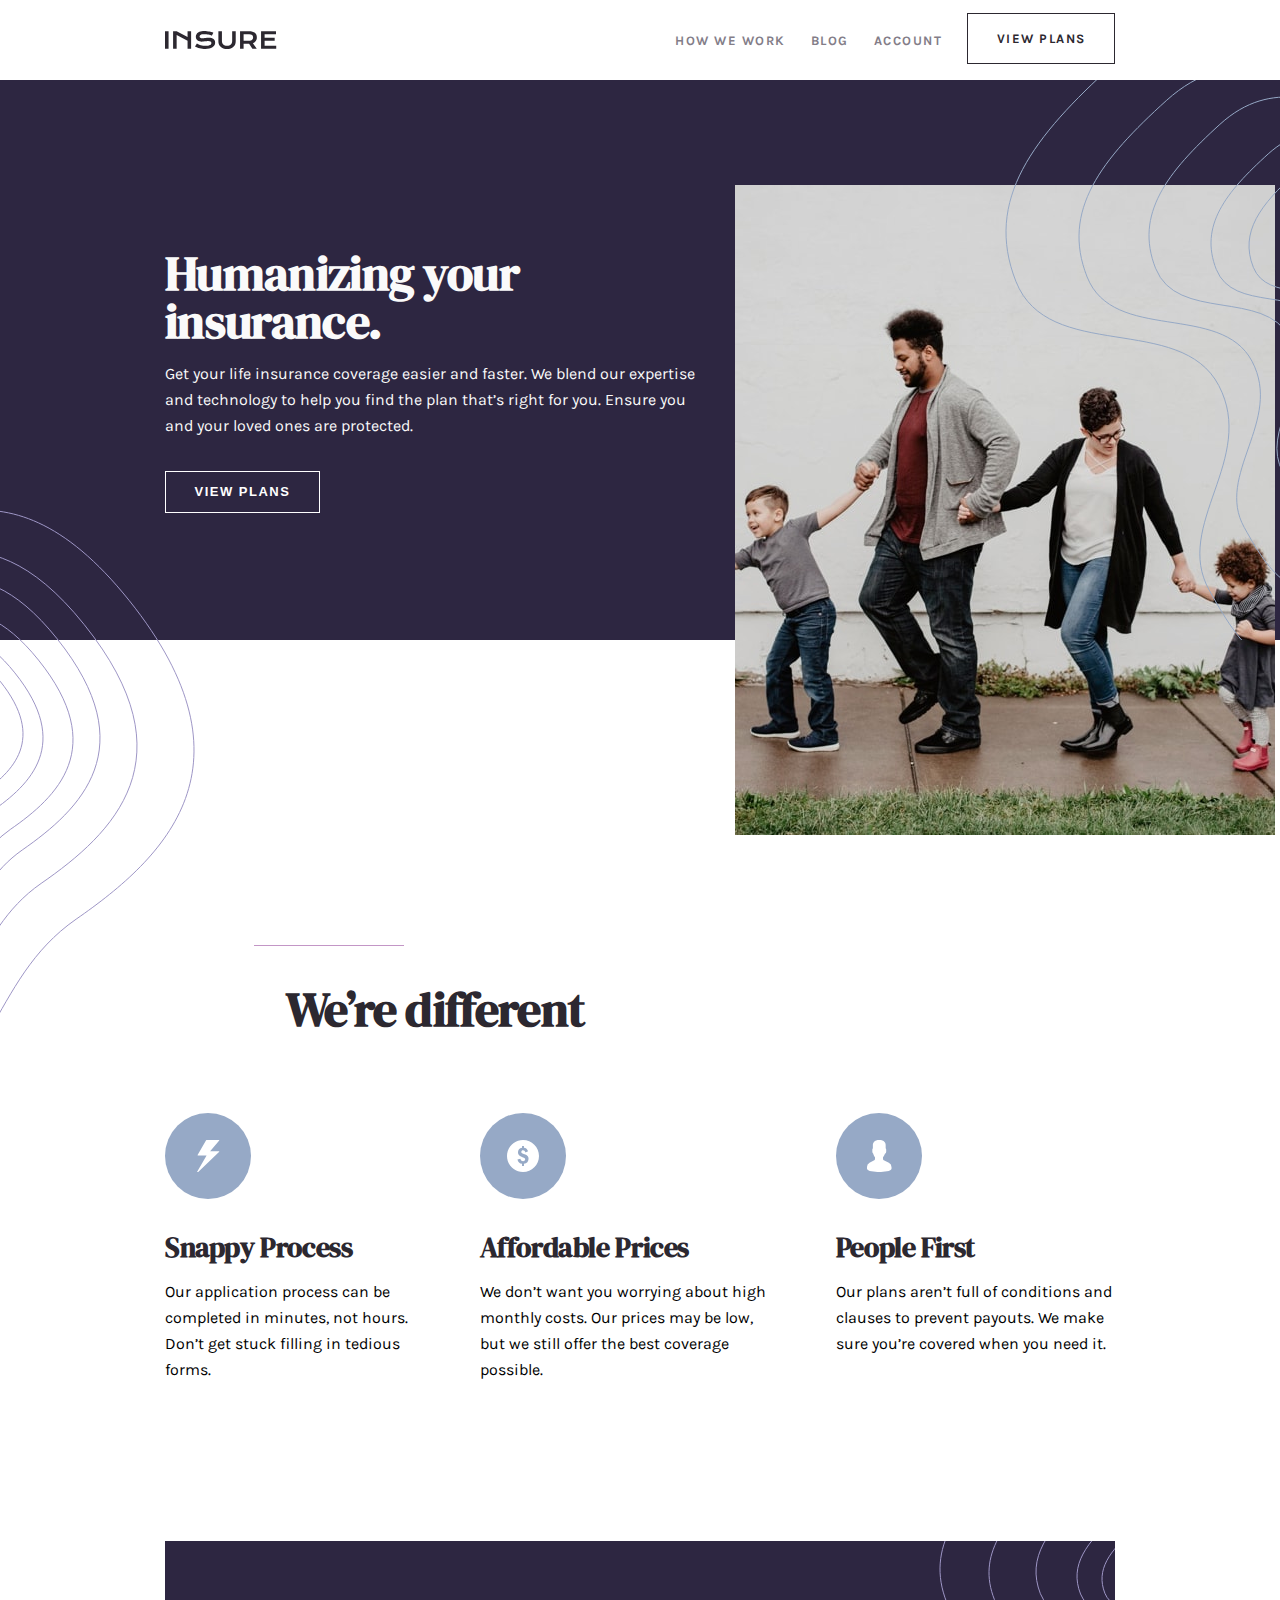
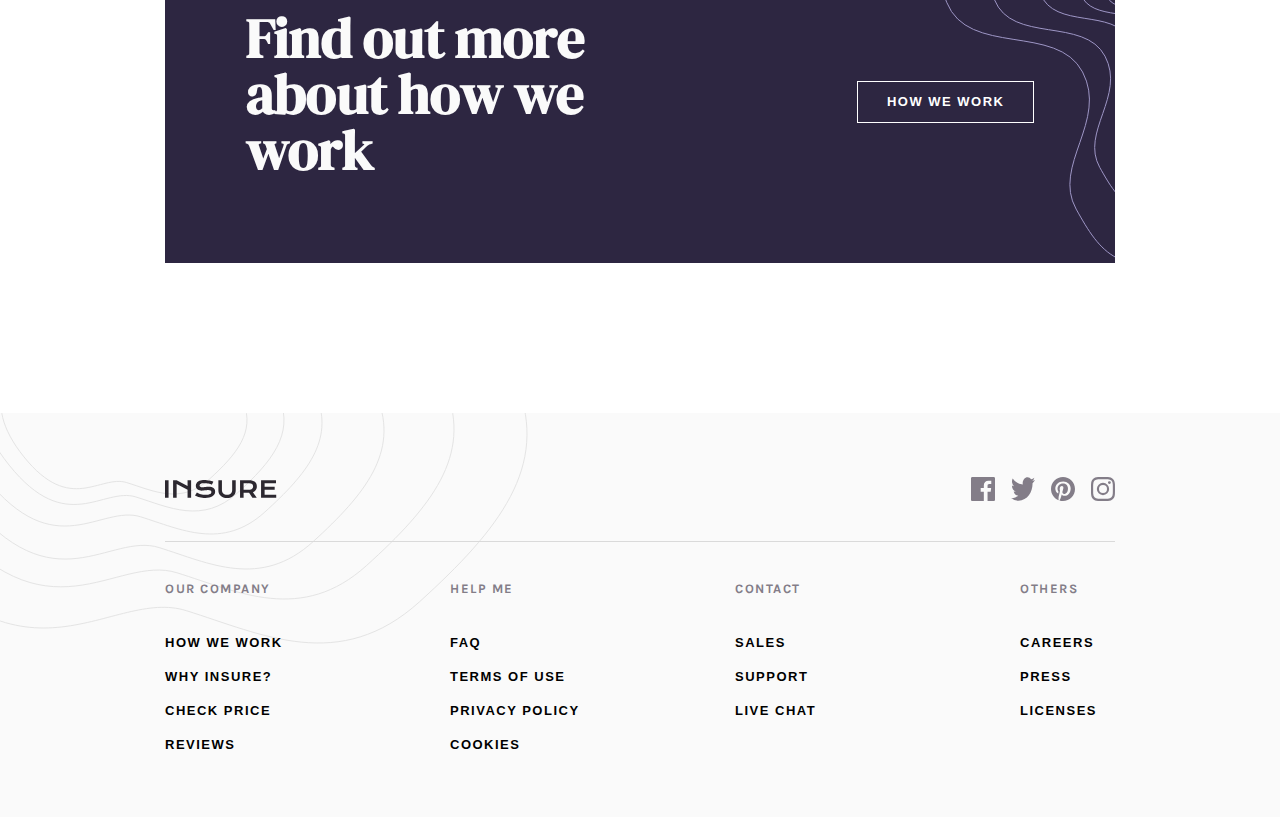
<file: docs/index.html>
<!DOCTYPE html><html lang="en"><head><meta charset="UTF-8"><link rel="shortcut icon" href="./assets/favicon-32x32-DQjEQYWa.png" type="image/png"><link rel="icon" type="image/svg+xml" href=""><meta name="viewport" content="width=device-width,initial-scale=1"><link rel="preconnect" href="https://fonts.googleapis.com"><link rel="preconnect" href="https://fonts.gstatic.com" crossorigin><link href="https://fonts.googleapis.com/css2?family=DM+Serif+Display&family=Karla:ital,wght@0,200..800;1,200..800&display=swap" rel="stylesheet"><title>Vite Template</title><script type="module" crossorigin src="./assets/index-CY-RxNAy.js"></script><link rel="stylesheet" crossorigin href="./assets/index-DLTjR3un.css"></head><body><header class="header"><div class="top-bar"><img src="data:image/svg+xml,%3csvg%20xmlns='http://www.w3.org/2000/svg'%20width='112'%20height='18'%3e%3cpath%20fill='%232C2830'%20d='M0%20.224h3.578v17.53H0V.223zm8.086%200h3.555l10.923%205.72V.224h3.556v17.53h-3.556V9.711L11.641%204.026v13.727H8.086V.224zm23.81%2012.314c.635.36%201.28.683%201.934.97.654.288%201.333.531%202.035.73.703.198%201.442.349%202.215.454.774.104%201.599.157%202.473.157%201.054%200%201.952-.07%202.692-.208.74-.138%201.344-.329%201.811-.572.467-.243.808-.533%201.02-.869.214-.336.32-.703.32-1.1%200-.635-.265-1.137-.796-1.507-.53-.37-1.35-.556-2.456-.556-.486%200-.998.032-1.537.096l-.811.1-.82.107a97.03%2097.03%200%2001-1.626.208c-.535.063-1.038.095-1.509.095-.785%200-1.538-.1-2.26-.303a5.98%205.98%200%2001-1.917-.908%204.5%204.5%200%2001-1.33-1.514c-.328-.606-.493-1.312-.493-2.12%200-.478.066-.953.196-1.424.131-.471.34-.922.628-1.352.288-.43.66-.83%201.116-1.2a6.682%206.682%200%20011.655-.958c.646-.27%201.394-.48%202.243-.634.848-.153%201.814-.23%202.899-.23.785%200%201.573.043%202.366.129.792.086%201.564.207%202.316.364.751.157%201.475.346%202.17.567.695.22%201.342.465%201.94.734l-1.559%202.871a16.689%2016.689%200%2000-1.592-.6%2018.789%2018.789%200%2000-1.783-.476%2020.428%2020.428%200%2000-1.924-.32%2017.169%2017.169%200%2000-2.024-.118c-.98%200-1.785.071-2.417.213-.632.143-1.135.324-1.508.544-.374.221-.634.468-.78.74a1.714%201.714%200%2000-.219.814c0%20.523.236.951.707%201.284.471.333%201.189.499%202.153.499.39%200%20.836-.028%201.34-.084l.777-.089.816-.096a72.218%2072.218%200%20011.705-.185c.58-.056%201.142-.084%201.688-.084%201.031%200%201.945.115%202.742.347.796.232%201.463.563%202.001.993.539.43.946.95%201.223%201.559.277.609.415%201.291.415%202.046%200%201.01-.234%201.909-.701%202.698-.467.788-1.133%201.454-1.996%201.996-.864.542-1.905.953-3.124%201.233-1.218.28-2.575.421-4.07.421-.988%200-1.952-.062-2.894-.185a21.57%2021.57%200%2001-2.709-.527%2020.3%2020.3%200%2001-2.467-.819A17.998%2017.998%200%200130%2015.421l1.895-2.883zM53.382.224h3.555V9.88c0%20.793.109%201.498.326%202.114.216.617.54%201.139.97%201.565.43.426.962.75%201.598.97.635.22%201.375.33%202.22.33.838%200%201.576-.11%202.215-.33.64-.22%201.174-.544%201.604-.97.43-.426.753-.948.97-1.565.217-.616.325-1.321.325-2.114V.224h3.555v10.083c0%201.15-.194%202.198-.583%203.14a6.668%206.668%200%2001-1.693%202.422c-.74.673-1.647%201.193-2.72%201.559-1.073.366-2.297.55-3.673.55-1.375%200-2.6-.184-3.673-.55-1.072-.366-1.979-.886-2.72-1.559a6.668%206.668%200%2001-1.693-2.422c-.388-.942-.583-1.99-.583-3.14V.224zm21.667%200h8.916c1.346%200%202.513.14%203.5.42.986.281%201.805.687%202.455%201.218a4.907%204.907%200%20011.453%201.94c.318.762.476%201.626.476%202.59%200%20.651-.078%201.27-.235%201.857a5.512%205.512%200%2001-.723%201.62%205.526%205.526%200%2001-1.228%201.318%206.677%206.677%200%2001-1.739.959l3.813%205.607h-4.351l-3.297-4.98-5.484-.01v4.99H75.05V.224zm9.006%209.466c.673%200%201.262-.079%201.766-.236.505-.157.928-.377%201.268-.661.34-.285.594-.63.762-1.038a3.54%203.54%200%2000.253-1.362c0-.98-.337-1.737-1.01-2.272-.673-.534-1.686-.801-3.039-.801h-5.45v6.37h5.45zm12-9.466h14.927v3.118H99.611v3.5h10.071v2.926h-10.07v4.879h11.607v3.106H96.056V.224z'/%3e%3c/svg%3e" alt="logo"> <img id="button-menu" class="icon-menu" src="data:image/svg+xml,%3csvg%20xmlns='http://www.w3.org/2000/svg'%20width='32'%20height='32'%3e%3cg%20fill='none'%20fill-rule='evenodd'%3e%3cpath%20fill='%23FFF'%20stroke='%232C2830'%20stroke-width='1.5'%20d='M.75.75h30.5v30.5H.75z'/%3e%3cg%20fill='%232C2830'%3e%3cpath%20d='M8%2010h16v1.5H8zM8%2015h16v1.5H8zM8%2020h16v1.5H8z'/%3e%3c/g%3e%3c/g%3e%3c/svg%3e" alt="menu"></div><nav class="nav"><ul id="menu" class="menu"><li class="menu__item"><a href="#" class="menu__link">HOW WE WORK</a></li><li class="menu__item"><a href="#" class="menu__link">BLOG</a></li><li class="menu__item"><a href="#" class="menu__link">ACCOUNT</a></li><li class="menu__item"><a href="#" class="menu__link menu__link--border">VIEW PLANS</a></li></ul></nav><div class="info-image"><picture><source media="(min-width: 1068px)" srcset="./assets/image-intro-desktop-XRiWpSmw.jpg"><source media="(min-width: 360px)" srcset="./assets/image-intro-mobile-Ie82Fd1D.jpg"><img class="image-header" src="./assets/image-intro-mobile-Ie82Fd1D.jpg" alt=""></picture><article class="card-top"><h1 class="title title--xl title--white">Humanizing your insurance.</h1><p class="text text--white">Get your life insurance coverage easier and faster. We blend our expertise and technology to help you find the plan that’s right for you. Ensure you and your loved ones are protected.</p><a class="button" href="#">VIEW PLANS</a></article></div></header><main class="main"><article class="features-container"><h2 class="title title--xl title--black">We’re different</h2><div class="features"><div class="feature"><img class="icon-feature" src="data:image/svg+xml,%3csvg%20xmlns='http://www.w3.org/2000/svg'%20width='86'%20height='86'%3e%3cg%20fill='none'%20fill-rule='evenodd'%3e%3ccircle%20cx='43'%20cy='43'%20r='43'%20fill='%2396A9C6'/%3e%3cpath%20fill='%23FFF'%20fill-rule='nonzero'%20d='M32%2059h1.195l21.072-20.146c.276-.356.123-.534-.46-.534H45.11l9.158-10.786c.276-.356.061-.534-.612-.534h-11.67c-.337%200-.613.119-.888.356l-8.515%2014.645c-.061.356.122.534.582.534h8.423L32%2059z'/%3e%3c/g%3e%3c/svg%3e" alt="snapy"><h3 class="title title--m">Snappy Process</h3><p class="text text--black">Our application process can be completed in minutes, not hours. Don’t get stuck filling in tedious forms.</p></div><div class="feature"><img class="icon-feature" src="data:image/svg+xml,%3csvg%20xmlns='http://www.w3.org/2000/svg'%20width='86'%20height='86'%3e%3cg%20fill='none'%20fill-rule='evenodd'%3e%3ccircle%20cx='43'%20cy='43'%20r='43'%20fill='%2396A9C6'/%3e%3cpath%20fill='%23FFF'%20fill-rule='nonzero'%20d='M43%2027c-8.836%200-16%207.164-16%2016s7.164%2016%2016%2016c8.838%200%2016-7.164%2016-16s-7.162-16-16-16zm4.363%2022.178c-.787.883-1.924%201.402-3.41%201.558V53H42.06v-2.252c-2.479-.254-4.012-1.695-4.604-4.32l2.93-.764c.271%201.65%201.17%202.475%202.695%202.475.713%200%201.24-.176%201.576-.53a1.79%201.79%200%2000.504-1.279c0-.518-.168-.91-.504-1.176-.336-.267-1.084-.605-2.242-1.015-1.04-.362-1.855-.717-2.441-1.073a4.032%204.032%200%2001-1.428-1.48c-.365-.637-.549-1.379-.549-2.223%200-1.107.328-2.105.98-2.992.653-.885%201.68-1.426%203.083-1.623V33h1.894v1.748c2.117.254%203.488%201.451%204.111%203.594l-2.609%201.07c-.51-1.469-1.295-2.203-2.361-2.203-.535%200-.965.164-1.287.492a1.636%201.636%200%2000-.487%201.194c0%20.476.157.841.47%201.097.31.254.98.569%202.003.946%201.125.41%202.008.798%202.647%201.164a4.16%204.16%200%20011.533%201.513c.38.645.572%201.397.572%202.258%200%201.322-.395%202.424-1.182%203.305z'/%3e%3c/g%3e%3c/svg%3e" alt="affordable"><h3 class="title title--m">Affordable Prices</h3><p class="text text--black">We don’t want you worrying about high monthly costs. Our prices may be low, but we still offer the best coverage possible.</p></div><div class="feature"><img class="icon-feature" src="data:image/svg+xml,%3csvg%20xmlns='http://www.w3.org/2000/svg'%20width='86'%20height='86'%3e%3cg%20fill='none'%20fill-rule='evenodd'%3e%3ccircle%20cx='43'%20cy='43'%20r='43'%20fill='%2396A9C6'/%3e%3cpath%20fill='%23FFF'%20fill-rule='nonzero'%20d='M52.874%2049.874l-5.095-2.547c-.48-.24-.779-.724-.779-1.261v-1.804c.122-.149.25-.32.383-.507.661-.933%201.19-1.972%201.576-3.093a2.116%202.116%200%20001.241-1.929V36.6c0-.514-.192-1.011-.533-1.4v-2.837c.03-.293.147-2.04-1.116-3.48C47.455%2027.633%2045.678%2027%2043.267%2027c-2.412%200-4.19.634-5.285%201.883-1.263%201.44-1.145%203.187-1.115%203.48V35.2a2.127%202.127%200%2000-.534%201.4v2.133c0%20.65.295%201.255.799%201.658.488%201.935%201.51%203.392%201.868%203.86v1.765c0%20.516-.282.99-.734%201.237l-4.758%202.596A4.81%204.81%200%200031%2054.073V55.8c0%202.531%208.024%203.2%2012.267%203.2%204.242%200%2012.266-.669%2012.266-3.2v-1.623a4.786%204.786%200%2000-2.659-4.303z'/%3e%3c/g%3e%3c/svg%3e" alt="people"><h3 class="title title--m">People First</h3><p class="text text--black">Our plans aren’t full of conditions and clauses to prevent payouts. We make sure you’re covered when you need it.</p></div></div></article><article class="card-main"><h1 class="title title--l title--white">Find out more about how we work</h1><a class="button" href="#">HOW WE WORK</a></article></main><footer class="footer"><div class="social-container"><img src="data:image/svg+xml,%3csvg%20xmlns='http://www.w3.org/2000/svg'%20width='112'%20height='18'%3e%3cpath%20fill='%232C2830'%20d='M0%20.224h3.578v17.53H0V.223zm8.086%200h3.555l10.923%205.72V.224h3.556v17.53h-3.556V9.711L11.641%204.026v13.727H8.086V.224zm23.81%2012.314c.635.36%201.28.683%201.934.97.654.288%201.333.531%202.035.73.703.198%201.442.349%202.215.454.774.104%201.599.157%202.473.157%201.054%200%201.952-.07%202.692-.208.74-.138%201.344-.329%201.811-.572.467-.243.808-.533%201.02-.869.214-.336.32-.703.32-1.1%200-.635-.265-1.137-.796-1.507-.53-.37-1.35-.556-2.456-.556-.486%200-.998.032-1.537.096l-.811.1-.82.107a97.03%2097.03%200%2001-1.626.208c-.535.063-1.038.095-1.509.095-.785%200-1.538-.1-2.26-.303a5.98%205.98%200%2001-1.917-.908%204.5%204.5%200%2001-1.33-1.514c-.328-.606-.493-1.312-.493-2.12%200-.478.066-.953.196-1.424.131-.471.34-.922.628-1.352.288-.43.66-.83%201.116-1.2a6.682%206.682%200%20011.655-.958c.646-.27%201.394-.48%202.243-.634.848-.153%201.814-.23%202.899-.23.785%200%201.573.043%202.366.129.792.086%201.564.207%202.316.364.751.157%201.475.346%202.17.567.695.22%201.342.465%201.94.734l-1.559%202.871a16.689%2016.689%200%2000-1.592-.6%2018.789%2018.789%200%2000-1.783-.476%2020.428%2020.428%200%2000-1.924-.32%2017.169%2017.169%200%2000-2.024-.118c-.98%200-1.785.071-2.417.213-.632.143-1.135.324-1.508.544-.374.221-.634.468-.78.74a1.714%201.714%200%2000-.219.814c0%20.523.236.951.707%201.284.471.333%201.189.499%202.153.499.39%200%20.836-.028%201.34-.084l.777-.089.816-.096a72.218%2072.218%200%20011.705-.185c.58-.056%201.142-.084%201.688-.084%201.031%200%201.945.115%202.742.347.796.232%201.463.563%202.001.993.539.43.946.95%201.223%201.559.277.609.415%201.291.415%202.046%200%201.01-.234%201.909-.701%202.698-.467.788-1.133%201.454-1.996%201.996-.864.542-1.905.953-3.124%201.233-1.218.28-2.575.421-4.07.421-.988%200-1.952-.062-2.894-.185a21.57%2021.57%200%2001-2.709-.527%2020.3%2020.3%200%2001-2.467-.819A17.998%2017.998%200%200130%2015.421l1.895-2.883zM53.382.224h3.555V9.88c0%20.793.109%201.498.326%202.114.216.617.54%201.139.97%201.565.43.426.962.75%201.598.97.635.22%201.375.33%202.22.33.838%200%201.576-.11%202.215-.33.64-.22%201.174-.544%201.604-.97.43-.426.753-.948.97-1.565.217-.616.325-1.321.325-2.114V.224h3.555v10.083c0%201.15-.194%202.198-.583%203.14a6.668%206.668%200%2001-1.693%202.422c-.74.673-1.647%201.193-2.72%201.559-1.073.366-2.297.55-3.673.55-1.375%200-2.6-.184-3.673-.55-1.072-.366-1.979-.886-2.72-1.559a6.668%206.668%200%2001-1.693-2.422c-.388-.942-.583-1.99-.583-3.14V.224zm21.667%200h8.916c1.346%200%202.513.14%203.5.42.986.281%201.805.687%202.455%201.218a4.907%204.907%200%20011.453%201.94c.318.762.476%201.626.476%202.59%200%20.651-.078%201.27-.235%201.857a5.512%205.512%200%2001-.723%201.62%205.526%205.526%200%2001-1.228%201.318%206.677%206.677%200%2001-1.739.959l3.813%205.607h-4.351l-3.297-4.98-5.484-.01v4.99H75.05V.224zm9.006%209.466c.673%200%201.262-.079%201.766-.236.505-.157.928-.377%201.268-.661.34-.285.594-.63.762-1.038a3.54%203.54%200%2000.253-1.362c0-.98-.337-1.737-1.01-2.272-.673-.534-1.686-.801-3.039-.801h-5.45v6.37h5.45zm12-9.466h14.927v3.118H99.611v3.5h10.071v2.926h-10.07v4.879h11.607v3.106H96.056V.224z'/%3e%3c/svg%3e" alt="logo"><div class="social-network"><img src="data:image/svg+xml,%3csvg%20xmlns='http://www.w3.org/2000/svg'%20width='24'%20height='24'%3e%3cpath%20fill='%23837D88'%20d='M22.675%200H1.325C.593%200%200%20.593%200%201.325v21.351C0%2023.407.593%2024%201.325%2024H12.82v-9.294H9.692v-3.622h3.128V8.413c0-3.1%201.893-4.788%204.659-4.788%201.325%200%202.463.099%202.795.143v3.24l-1.918.001c-1.504%200-1.795.715-1.795%201.763v2.313h3.587l-.467%203.622h-3.12V24h6.116c.73%200%201.323-.593%201.323-1.325V1.325C24%20.593%2023.407%200%2022.675%200z'/%3e%3c/svg%3e" alt="facebook"> <img src="data:image/svg+xml,%3csvg%20xmlns='http://www.w3.org/2000/svg'%20width='24'%20height='20'%3e%3cpath%20fill='%23837D88'%20d='M24%202.557a9.83%209.83%200%2001-2.828.775A4.932%204.932%200%200023.337.608a9.864%209.864%200%2001-3.127%201.195A4.916%204.916%200%200016.616.248c-3.179%200-5.515%202.966-4.797%206.045A13.978%2013.978%200%20011.671%201.149a4.93%204.93%200%20001.523%206.574%204.903%204.903%200%2001-2.229-.616c-.054%202.281%201.581%204.415%203.949%204.89a4.935%204.935%200%2001-2.224.084%204.928%204.928%200%20004.6%203.419A9.9%209.9%200%20010%2017.54a13.94%2013.94%200%20007.548%202.212c9.142%200%2014.307-7.721%2013.995-14.646A10.025%2010.025%200%200024%202.557z'/%3e%3c/svg%3e" alt="twitter"> <img src="data:image/svg+xml,%3csvg%20xmlns='http://www.w3.org/2000/svg'%20width='24'%20height='24'%3e%3cpath%20fill='%23837D88'%20d='M12%200C5.373%200%200%205.372%200%2012c0%205.084%203.163%209.426%207.627%2011.174-.105-.949-.2-2.405.042-3.441.218-.937%201.407-5.965%201.407-5.965s-.359-.719-.359-1.782c0-1.668.967-2.914%202.171-2.914%201.023%200%201.518.769%201.518%201.69%200%201.029-.655%202.568-.994%203.995-.283%201.194.599%202.169%201.777%202.169%202.133%200%203.772-2.249%203.772-5.495%200-2.873-2.064-4.882-5.012-4.882-3.414%200-5.418%202.561-5.418%205.207%200%201.031.397%202.138.893%202.738a.36.36%200%2001.083.345l-.333%201.36c-.053.22-.174.267-.402.161-1.499-.698-2.436-2.889-2.436-4.649%200-3.785%202.75-7.262%207.929-7.262%204.163%200%207.398%202.967%207.398%206.931%200%204.136-2.607%207.464-6.227%207.464-1.216%200-2.359-.631-2.75-1.378l-.748%202.853c-.271%201.043-1.002%202.35-1.492%203.146C9.57%2023.812%2010.763%2024%2012%2024c6.627%200%2012-5.373%2012-12%200-6.628-5.373-12-12-12z'/%3e%3c/svg%3e" alt="pinterest"> <img src="data:image/svg+xml,%3csvg%20xmlns='http://www.w3.org/2000/svg'%20width='24'%20height='24'%3e%3cpath%20fill='%23837D88'%20d='M12%202.163c3.204%200%203.584.012%204.85.07%203.252.148%204.771%201.691%204.919%204.919.058%201.265.069%201.645.069%204.849%200%203.205-.012%203.584-.069%204.849-.149%203.225-1.664%204.771-4.919%204.919-1.266.058-1.644.07-4.85.07-3.204%200-3.584-.012-4.849-.07-3.26-.149-4.771-1.699-4.919-4.92-.058-1.265-.07-1.644-.07-4.849%200-3.204.013-3.583.07-4.849.149-3.227%201.664-4.771%204.919-4.919%201.266-.057%201.645-.069%204.849-.069zM12%200C8.741%200%208.333.014%207.053.072%202.695.272.273%202.69.073%207.052.014%208.333%200%208.741%200%2012c0%203.259.014%203.668.072%204.948.2%204.358%202.618%206.78%206.98%206.98C8.333%2023.986%208.741%2024%2012%2024c3.259%200%203.668-.014%204.948-.072%204.354-.2%206.782-2.618%206.979-6.98.059-1.28.073-1.689.073-4.948%200-3.259-.014-3.667-.072-4.947-.196-4.354-2.617-6.78-6.979-6.98C15.668.014%2015.259%200%2012%200zm0%205.838a6.162%206.162%200%20100%2012.324%206.162%206.162%200%20000-12.324zM12%2016a4%204%200%20110-8%204%204%200%20010%208zm6.406-11.845a1.44%201.44%200%20100%202.881%201.44%201.44%200%20000-2.881z'/%3e%3c/svg%3e" alt="instagram"></div></div><div class="lists"><article class="list"><h3 class="title title--s">OUR COMPANY</h3><ul class="list-item"><li><a class="link" href="#">HOW WE WORK</a></li><li class="list-item"><a class="link" href="#">WHY INSURE?</a></li><li class="list-item"><a class="link" href="#">CHECK PRICE</a></li><li class="list-item"><a class="link link--bottom" href="#">REVIEWS</a></li></ul></article><article class="list"><h3 class="title title--s">HELP ME</h3><ul class="list-item"><li><a class="link" href="#">FAQ</a></li><li class="list-item"><a class="link" href="#">TERMS OF USE</a></li><li class="list-item"><a class="link" href="#">PRIVACY POLICY</a></li><li class="list-item"><a class="link link--bottom" href="#">COOKIES</a></li></ul></article><article class="list"><h3 class="title title--s">CONTACT</h3><ul class="list-item"><li><a class="link" href="#">SALES</a></li><li class="list-item"><a class="link" href="#">SUPPORT</a></li><li class="list-item"><a class="link link--bottom" href="#">LIVE CHAT</a></li></ul></article><article class="list"><h3 class="title title--s">OTHERS</h3><ul class="list-item"><li><a class="link" href="#">CAREERS</a></li><li class="list-item"><a class="link" href="#">PRESS</a></li><li class="list-item"><a class="link link--bottom" href="#">LICENSES</a></li></ul></article></div></footer></body></html>
</file>
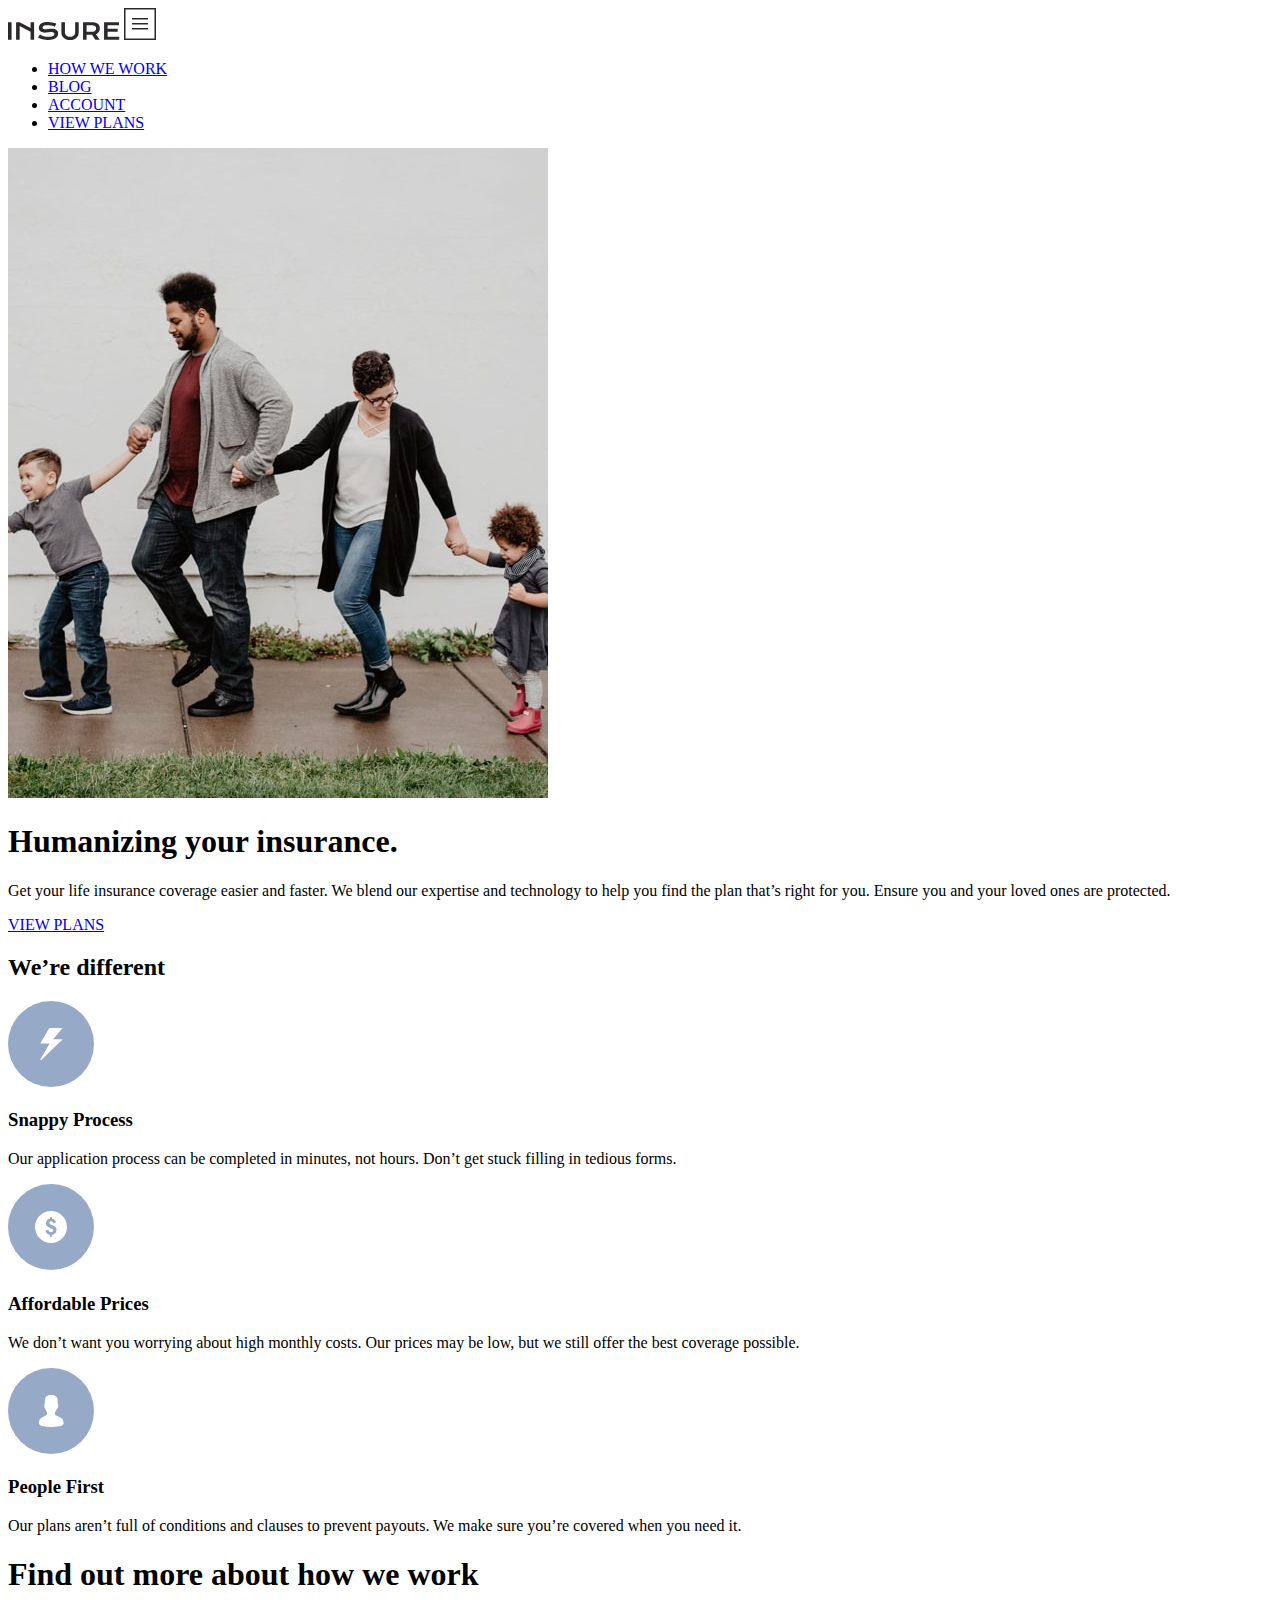
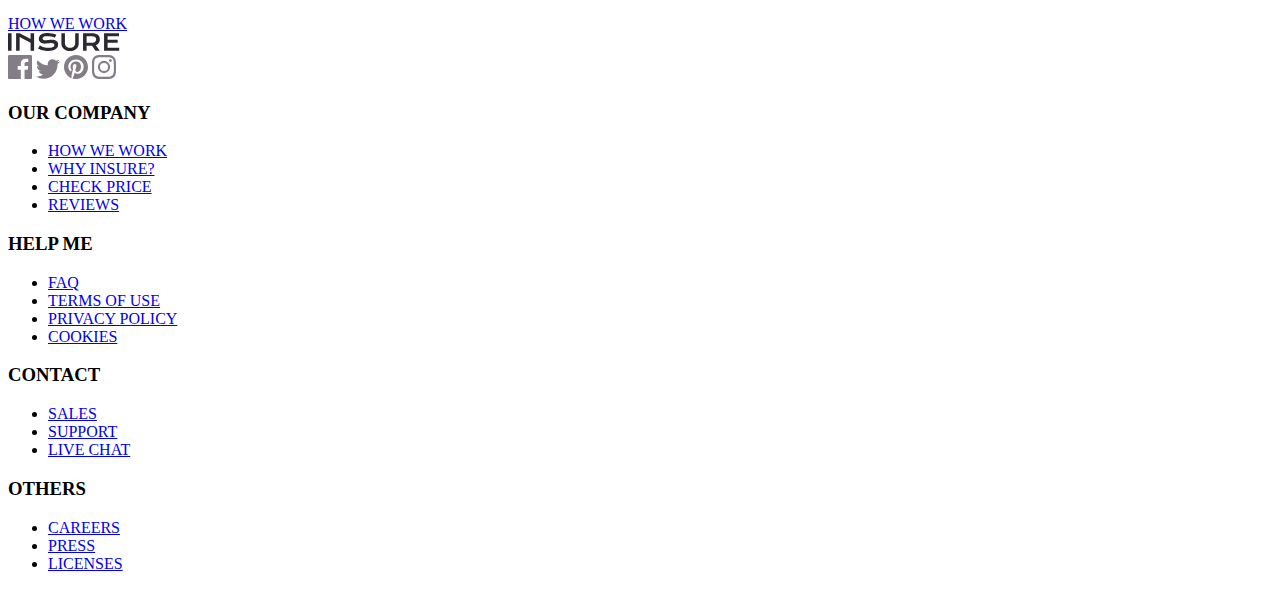
<file: src/index.html>
<!DOCTYPE html>
<html lang="en">
  <head>
    <meta charset="UTF-8" />
    <link
      rel="shortcut icon"
      href="./assets/images/favicon-32x32.png"
      type="image/png"
    />
    <link rel="icon" type="image/svg+xml" href="" />
    <meta name="viewport" content="width=device-width, initial-scale=1.0" />
    <link rel="preconnect" href="https://fonts.googleapis.com" />
    <link rel="preconnect" href="https://fonts.gstatic.com" crossorigin />
    <link
      href="https://fonts.googleapis.com/css2?family=DM+Serif+Display&family=Karla:ital,wght@0,200..800;1,200..800&display=swap"
      rel="stylesheet"
    />
    <!-- CAMBIA EL TITLE!!! -->
    <title>Vite Template</title>
  </head>
  <body>
    <header class="header">
      <div class="top-bar">
        <img src="./assets/images/logo.svg" alt="logo" />
        <img
          id="button-menu"
          class="icon-menu"
          src="./assets/images/icon-hamburger.svg"
          alt="menu"
        />
      </div>
      <nav class="nav">
        <ul id="menu" class="menu">
          <li class="menu__item">
            <a href="#" class="menu__link">HOW WE WORK</a>
          </li>
          <li class="menu__item">
            <a href="#" class="menu__link">BLOG</a>
          </li>
          <li class="menu__item">
            <a href="#" class="menu__link">ACCOUNT</a>
          </li>
          <li class="menu__item">
            <a href="#" class="menu__link menu__link--border">VIEW PLANS</a>
          </li>
        </ul>
      </nav>
      <div class="info-image">
        <picture>
          <source
            media="(min-width: 1068px)"
            srcset="./assets/images/image-intro-desktop.jpg"
          />
          <source
            media="(min-width: 360px)"
            srcset="./assets/images/image-intro-mobile.jpg"
          />
          <img
            class="image-header"
            src="./assets/images/image-intro-mobile.jpg"
            alt=""
          />
        </picture>
        <article class="card-top">
          <h1 class="title title--xl title--white">
            Humanizing your insurance.
          </h1>
          <p class="text text--white">
            Get your life insurance coverage easier and faster. We blend our
            expertise and technology to help you find the plan that’s right for
            you. Ensure you and your loved ones are protected.
          </p>
          <a class="button" href="#">VIEW PLANS</a>
        </article>
      </div>
    </header>
    <main class="main">
      <article class="features-container">
        <h2 class="title title--xl title--black">We’re different</h2>
        <div class="features">
          <div class="feature">
            <img
              class="icon-feature"
              src="./assets/images/icon-snappy-process.svg"
              alt="snapy"
            />
            <h3 class="title title--m">Snappy Process</h3>
            <p class="text text--black">
              Our application process can be completed in minutes, not hours.
              Don’t get stuck filling in tedious forms.
            </p>
          </div>
          <div class="feature">
            <img
              class="icon-feature"
              src="./assets/images/icon-affordable-prices.svg"
              alt="affordable"
            />
            <h3 class="title title--m">Affordable Prices</h3>
            <p class="text text--black">
              We don’t want you worrying about high monthly costs. Our prices
              may be low, but we still offer the best coverage possible.
            </p>
          </div>
          <div class="feature">
            <img
              class="icon-feature"
              src="./assets/images/icon-people-first.svg"
              alt="people"
            />
            <h3 class="title title--m">People First</h3>
            <p class="text text--black">
              Our plans aren’t full of conditions and clauses to prevent
              payouts. We make sure you’re covered when you need it.
            </p>
          </div>
        </div>
      </article>
      <article class="card-main">
        <h1 class="title title--l title--white">
          Find out more about how we work
        </h1>
        <a class="button" href="#">HOW WE WORK</a>
      </article>
    </main>
    <footer class="footer">
      <div class="social-container">
        <img src="./assets/images/logo.svg" alt="logo" />
        <div class="social-network">
          <img src="./assets/images/icon-facebook.svg" alt="facebook" />
          <img src="./assets/images/icon-twitter.svg" alt="twitter" />
          <img src="./assets/images/icon-pinterest.svg" alt="pinterest" />
          <img src="./assets/images/icon-instagram.svg" alt="instagram" />
        </div>
      </div>
      <div class="lists">
        <article class="list">
          <h3 class="title title--s">OUR COMPANY</h3>
          <ul class="list-item">
            <li>
              <a class="link" href="#">HOW WE WORK</a>
            </li>
            <li class="list-item">
              <a class="link" href="#">WHY INSURE?</a>
            </li>
            <li class="list-item">
              <a class="link" href="#">CHECK PRICE</a>
            </li>
            <li class="list-item">
              <a class="link link--bottom" href="#">REVIEWS</a>
            </li>
          </ul>
        </article>
        <article class="list">
          <h3 class="title title--s">HELP ME</h3>
          <ul class="list-item">
            <li>
              <a class="link" href="#">FAQ</a>
            </li>
            <li class="list-item">
              <a class="link" href="#">TERMS OF USE</a>
            </li>
            <li class="list-item">
              <a class="link" href="#">PRIVACY POLICY</a>
            </li>
            <li class="list-item">
              <a class="link link--bottom" href="#">COOKIES</a>
            </li>
          </ul>
        </article>
        <article class="list">
          <h3 class="title title--s">CONTACT</h3>
          <ul class="list-item">
            <li>
              <a class="link" href="#">SALES</a>
            </li>
            <li class="list-item">
              <a class="link" href="#">SUPPORT</a>
            </li>
            <li class="list-item">
              <a class="link link--bottom" href="#">LIVE CHAT</a>
            </li>
          </ul>
        </article>
        <article class="list">
          <h3 class="title title--s">OTHERS</h3>
          <ul class="list-item">
            <li>
              <a class="link" href="#">CAREERS</a>
            </li>
            <li class="list-item">
              <a class="link" href="#">PRESS</a>
            </li>
            <li class="list-item">
              <a class="link link--bottom" href="#">LICENSES</a>
            </li>
          </ul>
        </article>
      </div>
    </footer>
    <script type="module" src="./js/index.js"></script>
  </body>
</html>
</file>
<file: docs/assets/index-DLTjR3un.css>
html{-webkit-text-size-adjust:100%;line-height:1.15}body{margin:0}main{display:block}h1{font-size:2em;margin:.67em 0}hr{-webkit-box-sizing:content-box;box-sizing:content-box;height:0;overflow:visible}pre{font-family:monospace,monospace;font-size:1em}a{background-color:transparent}abbr[title]{border-bottom:none;text-decoration:underline;-webkit-text-decoration:underline dotted;text-decoration:underline dotted}b,strong{font-weight:bolder}code,kbd,samp{font-family:monospace,monospace;font-size:1em}small{font-size:80%}sub,sup{font-size:75%;line-height:0;position:relative;vertical-align:baseline}sub{bottom:-.25em}sup{top:-.5em}img{border-style:none}button,input,optgroup,select,textarea{font-family:inherit;font-size:100%;line-height:1.15;margin:0}button,input{overflow:visible}button,select{text-transform:none}[type=button],[type=reset],[type=submit],button{-moz-appearance:button;appearance:button;-webkit-appearance:button}[type=button]::-moz-focus-inner,[type=reset]::-moz-focus-inner,[type=submit]::-moz-focus-inner,button::-moz-focus-inner{border-style:none;padding:0}[type=button]:-moz-focusring,[type=reset]:-moz-focusring,[type=submit]:-moz-focusring,button:-moz-focusring{outline:1px dotted ButtonText}fieldset{padding:.35em .75em .625em}legend{-webkit-box-sizing:border-box;box-sizing:border-box;color:inherit;display:table;max-width:100%;padding:0;white-space:normal}progress{vertical-align:baseline}textarea{overflow:auto}[type=checkbox],[type=radio]{-webkit-box-sizing:border-box;box-sizing:border-box;padding:0}[type=number]::-webkit-inner-spin-button,[type=number]::-webkit-outer-spin-button{height:auto}[type=search]{-moz-appearance:textfield;appearance:textfield;-webkit-appearance:textfield;outline-offset:-2px}[type=search]::-webkit-search-decoration{-webkit-appearance:none}::-webkit-file-upload-button{-webkit-appearance:button;font:inherit}details{display:block}summary{display:list-item}template{display:none}[hidden]{display:none}*,:after,:before{-webkit-box-sizing:border-box;box-sizing:border-box}img{display:block;max-width:100%}ul{list-style:none;margin-bottom:0;margin-top:0;padding-left:0}a{color:inherit;text-decoration:none}:root{--primary-color:#2d2641;--secundary-color:#96a9c6;--neutral-color:#2c2830;--text-color:#837d88;--text-color-light:#fafafa}html{scroll-behavior:smooth}body{background-color:#fff;font-family:sans-serif;margin-inline:auto;max-width:1440px}.header{overflow-x:clip;position:relative}.header:after{background-image:url("data:image/svg+xml;charset=utf-8,%3Csvg xmlns='http://www.w3.org/2000/svg' width='124' height='330'%3E%3Cg fill='none' fill-rule='evenodd' stroke='%239E96C6'%3E%3Cpath d='M185.248 17.983c-40.947-12.815-83.05-34.188-126.155 4.85C15.99 61.874-11.11 96.07 6.39 140.318c17.5 44.247 88.934 16.687 109.69 56.234 20.755 39.547-24.85 75.438-5.188 110.635 19.661 35.196 34.779 57.753 97.963 35.374 63.185-22.378 57.359-79.32 105.408-112.665 48.048-33.344 100.034-83.262 28.692-172.334-71.342-89.072-116.76-26.764-157.706-39.578z'/%3E%3Cpath d='M190.037 40.695c-33.343-10.405-67.629-27.759-102.73 3.94-35.101 31.697-57.17 59.464-42.918 95.392 14.25 35.927 72.42 13.55 89.322 45.66s-20.235 61.253-4.224 89.831c16.01 28.578 28.321 46.894 79.774 28.723 51.452-18.17 46.708-64.405 85.835-91.48 39.128-27.074 81.46-67.606 23.365-139.93-58.096-72.323-95.08-21.73-128.424-32.136z'/%3E%3Cpath d='M200.203 54.055c-26.936-8.47-54.632-22.596-82.988 3.207-28.355 25.803-46.182 48.407-34.67 77.653 11.512 29.246 58.503 11.03 72.157 37.169 13.653 26.139-16.347 49.862-3.413 73.126 12.934 23.263 22.878 38.173 64.443 23.381 41.564-14.791 37.732-52.428 69.34-74.468 31.607-22.04 65.804-55.034 18.874-113.907-46.93-58.874-76.807-17.69-103.743-26.16z'/%3E%3Cpath d='M210.233 71.814c-21.831-6.827-44.279-18.214-67.26 2.585-22.982 20.798-37.43 39.017-28.1 62.59 9.33 23.574 47.416 8.89 58.482 29.96 11.066 21.069-13.248 40.19-2.766 58.942 10.482 18.751 18.543 30.769 52.23 18.846 33.687-11.922 30.581-42.259 56.198-60.024 25.618-17.764 53.334-44.359 15.298-91.813-38.037-47.454-62.251-14.259-84.082-21.086z'/%3E%3C/g%3E%3C/svg%3E");background-repeat:no-repeat;content:"";height:100%;height:352px;position:absolute;right:-252px;top:877px;width:100%;width:377px}@media screen and (min-width:1024px){.header:after{background-image:url("data:image/svg+xml;charset=utf-8,%3Csvg width='195' height='651' fill='none' xmlns='http://www.w3.org/2000/svg'%3E%3Cpath clip-rule='evenodd' d='M-162.361 33.325c-75.703-23.693-153.543-63.213-233.235 8.97-79.693 72.182-129.794 135.414-97.44 217.227 32.354 81.814 164.422 30.855 202.794 103.977 38.373 73.122-45.941 139.485-9.591 204.563 36.349 65.078 64.299 106.787 181.115 65.409C-1.902 592.092-12.673 486.807 76.16 425.153c88.833-61.654 184.944-153.953 53.046-318.647C-2.691-58.188-86.659 57.019-162.361 33.326Z' stroke='%239E96C6'/%3E%3Cpath clip-rule='evenodd' d='M-152.895 71.249c-61.583-19.24-124.905-51.33-189.734 7.283-64.828 58.614-105.585 109.959-79.266 176.393 26.32 66.434 133.755 25.055 164.971 84.431 31.216 59.376-37.372 113.265-7.802 166.109 29.569 52.845 52.306 86.713 147.334 53.113 95.028-33.6 86.267-119.094 158.53-169.158 72.265-50.064 150.45-125.012 43.153-258.747S-91.312 90.489-152.895 71.249Z' stroke='%239E96C6'/%3E%3Cpath clip-rule='evenodd' d='M-135.188 96.417c-49.962-15.698-101.334-41.882-153.929 5.943-52.594 47.825-85.66 89.72-64.307 143.926 21.353 54.206 108.514 20.443 133.838 68.89 25.325 48.448-30.319 92.418-6.33 135.536 23.99 43.117 42.436 70.752 119.531 43.336 77.095-27.415 69.987-97.173 128.614-138.022 58.627-40.85 122.058-102.003 35.009-211.122-87.049-109.12-142.465-32.788-192.426-48.487Z' stroke='%239E96C6'/%3E%3Cpath clip-rule='evenodd' d='M-116.684 127.184c-40.295-12.596-81.728-33.603-124.147 4.768-42.419 38.371-69.087 71.984-51.865 115.475 17.221 43.491 87.518 16.402 107.943 55.273 20.425 38.87-24.453 74.148-5.105 108.743s34.225 56.767 96.404 34.77c62.179-21.996 56.446-77.965 103.73-110.739 47.284-32.774 98.442-81.839 28.235-169.388-70.206-87.55-114.9-26.307-155.195-38.902Z' stroke='%239E96C6'/%3E%3Cpath clip-rule='evenodd' d='M-111.917 147.046c-32.91-10.295-66.749-27.467-101.393 3.897-34.643 31.365-56.424 58.84-42.358 94.389 14.065 35.549 71.477 13.407 88.158 45.179 16.682 31.772-19.971 60.609-4.169 88.886 15.802 28.277 27.952 46.4 78.734 28.421 50.782-17.98 46.1-63.728 84.718-90.517 38.617-26.79 80.398-66.895 23.06-138.457-57.339-71.562-93.841-21.503-126.75-31.798Z' stroke='%239E96C6'/%3E%3Cpath clip-rule='evenodd' d='M-102.775 161.406c-26.718-8.36-54.191-22.305-82.318 3.165-28.127 25.47-45.81 47.781-34.39 76.649 11.419 28.868 58.031 10.887 71.574 36.688 13.544 25.801-16.214 49.217-3.385 72.18 12.829 22.963 22.694 37.68 63.923 23.08 41.229-14.601 37.428-51.751 68.78-73.505C12.762 277.908 46.684 245.34.132 187.228c-46.552-58.112-76.188-17.462-102.907-25.822Z' stroke='%239E96C6'/%3E%3C/svg%3E");height:600px;left:0;top:494px;width:300px}}.main{padding:0 24px}@media screen and (min-width:1024px){.main{padding:0 165px}}.button{border:1.5px solid #fff;color:#fff;display:inline-block;font-size:.8125rem;font-weight:700;letter-spacing:1.5px;padding:13px 28.5px 12px}@media (hover:hover){.button:hover{background-color:#fff;color:#2c2830}}.link{display:inline-block;font-size:.8125rem;font-weight:700;letter-spacing:1.5px;margin-bottom:16px}.link--bottom{margin-bottom:0}@media (hover:hover){.link:hover{text-decoration:underline}}.text{font-family:Karla,sans-serif;line-height:26px;margin:0}.text--white{color:#fafafa;color:var(--text-color-light);margin-bottom:32px}@media screen and (min-width:1024px){.text--white{width:540px}}.title{color:#2c2830;color:var(--neutral-color);font-family:"DM Serif Display",serif;margin:0}.title--xl{font-size:3rem;letter-spacing:-.67px;line-height:48px}@media screen and (min-width:1024px){.title--xl{width:540px}}.title--white{color:#fafafa;color:var(--text-color-light);margin-bottom:1rem}.title--black{margin-bottom:80px;text-align:center}.title--l{font-size:2.5rem;letter-spacing:-.56px;line-height:40px}@media screen and (min-width:1024px){.title--l{font-size:3.5rem;letter-spacing:-.78px;line-height:56px;width:475px}}.title--m{font-size:1.75rem;letter-spacing:-.39px;margin-bottom:16px}.title--s{color:#837d88;color:var(--text-color);font-family:Karla,sans-serif;font-size:.8125rem;font-weight:700;letter-spacing:1.5px;margin-bottom:36px}.icon-menu{position:absolute;right:24px;top:24px;z-index:10}@media screen and (min-width:1024px){.icon-menu{display:none}}.menu{-webkit-box-orient:vertical;-webkit-box-direction:normal;-webkit-box-pack:start;-ms-flex-pack:start;-webkit-box-align:center;-ms-flex-align:center;align-items:center;background-color:#2c2830;background-color:var(--neutral-color);background-image:url("data:image/svg+xml;charset=utf-8,%3Csvg xmlns='http://www.w3.org/2000/svg' width='375' height='218'%3E%3Cg fill='none' fill-rule='evenodd' stroke='%2396A9C6'%3E%3Cpath d='M309.564 41.343C213.876 11.406 115.487-38.526 14.757 52.675c-100.73 91.202-164.058 171.093-123.163 274.463 40.896 103.37 207.827 38.985 256.33 131.373 48.503 92.388-58.069 176.237-12.123 258.462 45.945 82.225 81.274 134.924 228.927 82.643 147.654-52.282 134.04-185.308 246.324-263.207 112.283-77.898 233.767-194.516 67.05-402.604C511.383-74.283 405.25 71.28 309.563 41.343z'/%3E%3Cpath d='M321.902 90.672c-77.983-24.314-158.17-64.869-240.262 9.205C-.454 173.95-52.065 238.837-18.736 322.794c33.33 83.956 169.376 31.663 208.905 106.7 39.529 75.037-47.325 143.14-9.88 209.922C217.732 706.2 246.524 749 366.86 706.538c120.335-42.463 109.24-150.506 200.75-213.775 91.509-63.269 190.516-157.985 54.644-326.993C486.382-3.238 399.885 114.986 321.902 90.672z'/%3E%3Cpath d='M344.947 122.546c-63.103-19.824-127.99-52.889-194.418 7.504-66.43 60.393-108.193 113.297-81.223 181.748s137.057 25.816 169.044 86.995c31.986 61.178-38.296 116.703-7.996 171.152 30.3 54.449 53.599 89.346 150.973 54.725 97.374-34.62 88.396-122.71 162.445-174.293 74.048-51.584 154.164-128.808 44.218-266.603C478.043 45.98 408.05 142.37 344.947 122.546z'/%3E%3Cpath d='M368.21 162.166c-50.939-15.88-103.316-42.369-156.94 6.012-53.623 48.382-87.336 90.763-65.565 145.6 21.77 54.836 110.636 20.68 136.457 69.691 25.82 49.01-30.913 93.492-6.454 137.111 24.459 43.62 43.266 71.576 121.87 43.841 78.603-27.734 71.355-98.303 131.13-139.628 59.774-41.324 124.445-103.188 35.693-213.576-88.752-110.388-145.252-33.17-196.19-49.05z'/%3E%3Cpath d='M373.18 187.232c-41.598-12.997-84.371-34.675-128.162 4.92-43.79 39.594-71.321 74.28-53.543 119.157 17.779 44.877 90.35 16.925 111.435 57.035 21.086 40.11-25.244 76.513-5.27 112.21 19.974 35.698 35.332 58.577 99.522 35.88 64.19-22.699 58.272-80.452 107.085-114.27 48.814-33.82 101.627-84.45 29.149-174.79-72.478-90.34-118.617-27.146-160.216-40.142z'/%3E%3Cpath d='M384.992 205.895c-33.778-10.551-68.51-28.15-104.069 3.994-35.558 32.143-57.914 60.3-43.477 96.731 14.436 36.432 73.365 13.74 90.486 46.3 17.122 32.562-20.498 62.114-4.28 91.093 16.22 28.98 28.691 47.552 80.814 29.127 52.123-18.426 47.317-65.31 86.954-92.765 39.637-27.454 82.522-68.555 23.67-141.893-58.853-73.338-96.32-22.037-130.098-32.587z'/%3E%3C/g%3E%3C/svg%3E");background-position:bottom;background-repeat:no-repeat;color:#fafafa;color:var(--text-color-light);display:-webkit-box;display:-ms-flexbox;display:flex;-ms-flex-direction:column;flex-direction:column;font-family:Karla,sans-serif;font-size:1.25rem;font-weight:700;gap:1.5rem;height:667px;justify-content:start;letter-spacing:1.36px;line-height:40px;padding:40px 24px 0;position:absolute;right:0;text-align:center;top:80px;-webkit-transition:translate .5s;transition:translate .5s;translate:100%;width:100vw}.menu--show{translate:0}.menu__item{width:100%}@media screen and (min-width:1024px){.menu__item{width:auto}}.menu__link{font-size:1.125rem;line-height:24px}@media screen and (min-width:1024px){.menu__link{color:#837d88;color:var(--text-color);font-size:.8125rem;letter-spacing:1.5px}}@media (hover:hover){.menu__link:hover{color:#2c2830}}.menu__link--border{border:1px solid #fff;display:inline-block;padding:9px 0 7px;width:100%}@media screen and (min-width:1024px){.menu__link--border{border:1.5px solid #2c2830;color:#2c2830;padding:13px 28.5px 12px}}@media (hover:hover){.menu__link--border:hover{background-color:#2c2830;color:#fff}}@media screen and (min-width:1024px){.menu{-webkit-box-orient:horizontal;-webkit-box-direction:normal;background-color:transparent;background-image:none;color:#837d88;color:var(--text-color);-ms-flex-direction:row;flex-direction:row;gap:1.5625rem;height:auto;padding:0;right:165px;top:13px;translate:0;width:-webkit-fit-content;width:-moz-fit-content;width:fit-content}.nav{margin-left:auto}}.top-bar{padding:31px 0 31px 24px;position:relative}@media screen and (min-width:1024px){.top-bar{padding:31px 0 31px 165px}}.card-top{background-color:#2d2641;background-color:var(--primary-color);background-image:url("data:image/svg+xml;charset=utf-8,%3Csvg xmlns='http://www.w3.org/2000/svg' width='168' height='165'%3E%3Cg fill='none' fill-rule='evenodd' stroke='%2396A9C6'%3E%3Cpath d='M-20.97-256.987c-52.677-16.501-106.841-44.025-162.294 6.247-55.453 50.272-90.316 94.31-67.803 151.29 22.514 56.979 114.411 21.488 141.113 72.415 26.7 50.926-31.968 97.145-6.674 142.469 25.293 45.324 44.742 74.373 126.027 45.554C90.684 132.17 83.189 58.843 145.002 15.904c61.814-42.94 128.692-107.221 36.912-221.924-91.78-114.702-150.207-34.465-202.884-50.967z'/%3E%3Cpath d='M-13.955-230.22c-42.902-13.399-87.015-35.746-132.178 5.072-45.163 40.818-73.556 76.574-55.22 122.838 18.335 46.265 93.18 17.449 114.926 58.798 21.747 41.349-26.035 78.877-5.435 115.677 20.6 36.801 36.44 60.387 102.64 36.988 66.201-23.399 60.098-82.937 110.44-117.8 50.343-34.865 104.81-87.059 30.062-180.19C76.532-281.97 28.947-216.823-13.955-230.22z'/%3E%3Cpath d='M-1.61-212.607c-34.755-10.916-70.492-29.123-107.08 4.132-36.587 33.255-59.59 62.386-44.735 100.078 14.854 37.693 75.487 14.216 93.105 47.903 17.617 33.688-21.092 64.263-4.404 94.245 16.689 29.982 29.52 49.197 83.152 30.134 53.631-19.064 48.686-67.57 89.47-95.974 40.785-28.405 84.91-70.927 24.355-146.803-60.556-75.876-99.106-22.8-133.862-33.715z'/%3E%3Cpath d='M11.09-190.546c-28.022-8.762-56.835-23.376-86.334 3.317-29.498 26.693-48.044 50.076-36.068 80.33 11.976 30.255 60.862 11.41 75.066 38.451 14.204 27.04-17.005 51.582-3.55 75.647 13.455 24.066 23.8 39.49 67.041 24.188 43.24-15.301 39.253-54.236 72.136-77.035 32.882-22.8 68.458-56.932 19.635-117.836-48.823-60.904-79.904-18.3-107.926-27.062z'/%3E%3Cpath d='M14.12-176.738c-22.917-7.155-46.481-19.09-70.606 2.71-24.125 21.799-39.292 40.895-29.498 65.602 9.795 24.708 49.775 9.319 61.391 31.402C-12.976-54.941-38.5-34.9-27.496-15.245-16.492 4.408-8.031 17.005 27.332 4.508 62.695-7.988 59.435-39.785 86.327-58.405c26.892-18.62 55.987-46.494 16.058-96.232s-65.348-14.945-88.265-22.1z'/%3E%3C/g%3E%3C/svg%3E");background-repeat:no-repeat;margin-bottom:181px;padding:93px 24px;text-align:center}@media screen and (min-width:1024px){.card-top{background-image:none;margin-bottom:305px;padding:169px 165px 127px;position:relative;text-align:left}}.card-top:after{background-image:url("data:image/svg+xml;charset=utf-8,%3Csvg xmlns='http://www.w3.org/2000/svg' width='436' height='593'%3E%3Cg fill='none' fill-rule='evenodd' stroke='%2396A9C6'%3E%3Cpath d='M341.639-24.675c-75.703-23.693-153.543-63.212-233.235 8.97C28.71 56.477-21.39 119.709 10.964 201.522c32.354 81.814 164.422 30.855 202.794 103.977 38.373 73.122-45.94 139.485-9.591 204.563 36.35 65.078 64.3 106.787 181.115 65.409 116.816-41.379 106.045-146.664 194.878-208.318 88.833-61.654 184.944-153.953 53.046-318.647S417.341-.98 341.64-24.674z'/%3E%3Cpath d='M351.105 13.249c-61.583-19.24-124.905-51.33-189.734 7.283C96.543 79.146 55.786 130.491 82.105 196.925c26.32 66.434 133.755 25.055 164.971 84.43 31.216 59.377-37.372 113.266-7.802 166.11 29.57 52.845 52.306 86.713 147.334 53.113 95.028-33.6 86.267-119.094 158.53-169.158 72.265-50.064 150.45-125.012 43.153-258.747S412.688 32.489 351.105 13.249z'/%3E%3Cpath d='M368.812 38.417C318.85 22.72 267.478-3.465 214.883 44.36c-52.594 47.825-85.66 89.72-64.307 143.926 21.353 54.206 108.513 20.443 133.838 68.89 25.325 48.448-30.32 92.418-6.33 135.536 23.99 43.117 42.436 70.752 119.531 43.336 77.095-27.415 69.987-97.173 128.614-138.022 58.627-40.85 122.058-102.003 35.009-211.122-87.049-109.12-142.465-32.788-192.426-48.487z'/%3E%3Cpath d='M387.316 69.184c-40.295-12.596-81.728-33.603-124.147 4.768-42.419 38.371-69.087 71.984-51.865 115.475 17.221 43.491 87.518 16.402 107.943 55.273 20.425 38.87-24.453 74.148-5.105 108.743s34.225 56.767 96.404 34.77c62.179-21.996 56.446-77.965 103.73-110.739 47.284-32.774 98.442-81.839 28.236-169.388-70.207-87.55-114.901-26.307-155.196-38.902z'/%3E%3Cpath d='M392.083 89.046c-32.91-10.295-66.749-27.467-101.393 3.897-34.643 31.365-56.424 58.84-42.358 94.389 14.065 35.549 71.477 13.407 88.158 45.179 16.682 31.772-19.971 60.609-4.17 88.886 15.803 28.277 27.953 46.4 78.735 28.42 50.782-17.979 46.1-63.727 84.718-90.516 38.617-26.79 80.398-66.895 23.06-138.457-57.339-71.562-93.841-21.503-126.75-31.798z'/%3E%3Cpath d='M401.225 103.406c-26.718-8.36-54.191-22.305-82.318 3.165-28.127 25.47-45.81 47.78-34.39 76.649 11.419 28.868 58.03 10.887 71.574 36.688 13.544 25.8-16.214 49.217-3.385 72.18 12.83 22.963 22.694 37.68 63.923 23.08 41.229-14.6 37.428-51.75 68.78-73.505 31.353-21.755 65.275-54.323 18.723-112.435-46.553-58.112-76.188-17.462-102.907-25.822z'/%3E%3C/g%3E%3C/svg%3E");background-repeat:no-repeat;content:"";height:100%;height:560px;left:1005px;position:absolute;top:0;width:100%;width:697px;z-index:10}.card-main{background-color:#2d2641;background-color:var(--primary-color);background-image:url("data:image/svg+xml;charset=utf-8,%3Csvg xmlns='http://www.w3.org/2000/svg' width='176' height='317'%3E%3Cg fill='none' fill-rule='evenodd' stroke='%239E96C6'%3E%3Cpath d='M229.233-90.334c-50.722-15.88-102.876-42.369-156.271 6.012C19.567-35.94-14.002 6.441 7.676 61.278c21.678 54.836 110.165 20.68 135.875 69.691 25.71 49.01-30.78 93.492-6.426 137.111 24.354 43.62 43.081 71.576 121.35 43.841 78.268-27.734 71.051-98.303 130.57-139.628 59.52-41.324 123.916-103.188 35.542-213.576-88.373-110.388-144.632-33.17-195.354-49.05z'/%3E%3Cpath d='M235.714-64.418c-41.272-12.887-83.71-34.382-127.158 4.879C65.108-20.28 37.793 14.114 55.432 58.614c17.64 44.5 89.642 16.782 110.563 56.554 20.92 39.772-25.047 75.868-5.23 111.265 19.818 35.397 35.056 58.083 98.743 35.577 63.687-22.507 57.815-79.773 106.246-113.308 48.431-33.534 100.83-83.736 28.92-173.316-71.909-89.58-117.687-26.916-158.96-39.804z'/%3E%3Cpath d='M247.526-47.655c-33.452-10.515-67.85-28.052-103.065 3.98-35.216 32.032-57.355 60.091-43.058 96.397 14.297 36.305 72.657 13.692 89.614 46.14 16.956 32.449-20.301 61.898-4.239 90.777 16.063 28.88 28.414 47.388 80.034 29.026 51.62-18.362 46.86-65.084 86.115-92.443 39.255-27.36 81.726-68.318 23.441-141.403-58.285-73.084-95.39-21.96-128.842-32.474z'/%3E%3Cpath d='M259.692-27.494c-27.045-8.434-54.853-22.5-83.323 3.192-28.47 25.692-46.368 48.198-34.81 77.318C153.119 82.136 200.3 64 214.008 90.025c13.708 26.026-16.412 49.647-3.427 72.81 12.986 23.164 22.971 38.01 64.703 23.282 41.732-14.728 37.884-52.203 69.62-74.147 31.734-21.945 66.07-54.797 18.95-113.417-47.12-58.62-77.117-17.614-104.161-26.047z'/%3E%3Cpath d='M262.21-13.586c-22.048-6.9-44.719-18.409-67.929 2.612-23.21 21.02-37.802 39.435-28.379 63.26 9.423 23.826 47.887 8.986 59.063 30.28 11.176 21.294-13.38 40.62-2.793 59.572 10.587 18.952 18.727 31.099 52.75 19.048 34.022-12.05 30.885-42.71 56.757-60.665 25.873-17.955 53.865-44.834 15.45-92.796-38.415-47.962-62.87-14.411-84.919-21.311z'/%3E%3C/g%3E%3C/svg%3E");background-position:100% 0;background-repeat:no-repeat;margin-bottom:140px;padding:72px 24px;text-align:center}@media screen and (min-width:1024px){.card-main{-webkit-box-align:center;-ms-flex-align:center;-webkit-box-pack:justify;-ms-flex-pack:justify;align-items:center;display:-webkit-box;display:-ms-flexbox;display:flex;justify-content:space-between;margin-bottom:150px;padding:69px 81px;text-align:left}}.features{-webkit-box-orient:vertical;-webkit-box-direction:normal;display:-webkit-box;display:-ms-flexbox;display:flex;-ms-flex-direction:column;flex-direction:column;gap:3.5rem;margin-bottom:140px}@media screen and (min-width:1024px){.features{-webkit-box-orient:horizontal;-webkit-box-direction:normal;-ms-flex-direction:row;flex-direction:row;margin-bottom:158px}}.feature{-webkit-box-orient:vertical;-webkit-box-direction:normal;-webkit-box-align:center;-ms-flex-align:center;align-items:center;display:-webkit-box;display:-ms-flexbox;display:flex;-ms-flex-direction:column;flex-direction:column;text-align:center}@media screen and (min-width:1024px){.feature{-webkit-box-align:start;-ms-flex-align:start;align-items:start;text-align:left}}.features-container{padding-top:40px;position:relative}.features-container:after{background-color:#c396c6;content:"";height:100%;height:1px;left:89px;position:absolute;top:0;width:100%;width:150px}.icon-feature{margin-bottom:32px}@media screen and (min-width:1024px){.image-header{left:735px;position:absolute;top:185px;z-index:2}}.social-container{-webkit-box-orient:vertical;-webkit-box-direction:normal;-webkit-box-align:center;-ms-flex-align:center;align-items:center;border-bottom:1px solid #dadada;display:-webkit-box;display:-ms-flexbox;display:flex;-ms-flex-direction:column;flex-direction:column;gap:2rem;margin-bottom:2.5rem;padding-bottom:40px}@media screen and (min-width:1024px){.social-container{-webkit-box-orient:horizontal;-webkit-box-direction:normal;-webkit-box-pack:justify;-ms-flex-pack:justify;-ms-flex-direction:row;flex-direction:row;justify-content:space-between}}.social-network{display:-webkit-box;display:-ms-flexbox;display:flex;gap:1rem}.social-network>:hover{-webkit-filter:brightness(0);filter:brightness(0)}.footer{background-color:#fafafa;background-image:url("data:image/svg+xml;charset=utf-8,%3Csvg xmlns='http://www.w3.org/2000/svg' width='374' height='173'%3E%3Cg fill='none' fill-rule='evenodd' stroke='%23E4E4E4'%3E%3Cpath d='M72.361 139.675c75.703 23.693 153.543 63.212 233.235-8.97C385.29 58.523 435.39-4.709 403.036-86.522c-32.354-81.814-164.422-30.855-202.794-103.977-38.373-73.122 45.94-139.485 9.591-204.563-36.35-65.078-64.3-106.787-181.115-65.409C-88.098-419.092-77.327-313.807-166.16-252.153-254.993-190.499-351.104-98.2-219.206 66.494S-3.341 115.98 72.36 139.674z'/%3E%3Cpath d='M62.895 101.751c61.583 19.24 124.905 51.33 189.734-7.283 64.828-58.614 105.585-109.959 79.266-176.393-26.32-66.434-133.755-25.055-164.971-84.43-31.216-59.377 37.372-113.266 7.802-166.11-29.57-52.845-52.306-86.713-147.334-53.113-95.028 33.6-86.267 119.094-158.53 169.158-72.265 50.064-150.45 125.012-43.153 258.747S1.312 82.511 62.895 101.751z'/%3E%3Cpath d='M45.188 76.583C95.15 92.28 146.522 118.465 199.117 70.64c52.594-47.825 85.66-89.72 64.307-143.926-21.353-54.206-108.513-20.443-133.838-68.89-25.325-48.448 30.32-92.418 6.33-135.536-23.99-43.117-42.436-70.752-119.531-43.336-77.095 27.415-69.987 97.173-128.614 138.022-58.627 40.85-122.058 102.003-35.009 211.122C-60.189 137.216-4.773 60.884 45.188 76.583z'/%3E%3Cpath d='M26.684 45.816c40.295 12.596 81.728 33.603 124.147-4.768 42.419-38.371 69.087-71.984 51.865-115.475-17.221-43.491-87.518-16.402-107.943-55.273-20.425-38.87 24.453-74.148 5.105-108.743s-34.225-56.767-96.404-34.77c-62.179 21.996-56.446 77.965-103.73 110.739-47.284 32.774-98.442 81.839-28.236 169.388C-58.305 94.464-13.61 33.221 26.684 45.816z'/%3E%3Cpath d='M21.917 25.954c32.91 10.295 66.749 27.467 101.393-3.897 34.643-31.365 56.424-58.84 42.358-94.389-14.065-35.549-71.477-13.407-88.158-45.179-16.682-31.772 19.971-60.609 4.17-88.886-15.803-28.277-27.953-46.4-78.735-28.42-50.782 17.979-46.1 63.727-84.718 90.516-38.617 26.79-80.398 66.895-23.06 138.457 57.339 71.562 93.841 21.503 126.75 31.798z'/%3E%3Cpath d='M12.775 11.594c26.718 8.36 54.191 22.305 82.318-3.165 28.127-25.47 45.81-47.78 34.39-76.649-11.419-28.868-58.03-10.887-71.574-36.688-13.544-25.8 16.214-49.217 3.385-72.18-12.83-22.963-22.694-37.68-63.923-23.08-41.229 14.6-37.428 51.75-68.78 73.505-31.353 21.755-65.275 54.323-18.723 112.435C-43.579 43.884-13.944 3.234 12.775 11.594z'/%3E%3C/g%3E%3C/svg%3E");background-repeat:no-repeat;padding:88px 24px}@media screen and (min-width:1024px){.footer{background-image:url("data:image/svg+xml;charset=utf-8,%3Csvg xmlns='http://www.w3.org/2000/svg' width='528' height='231'%3E%3Cg fill='none' fill-rule='evenodd' stroke='%23E4E4E4'%3E%3Cpath d='M186.361 197.675c75.703 23.693 153.543 63.212 233.235-8.97 79.693-72.182 129.794-135.414 97.44-217.227-32.354-81.814-164.422-30.855-202.794-103.977-38.373-73.122 45.94-139.485 9.591-204.563-36.35-65.078-64.3-106.787-181.115-65.409C25.902-361.092 36.673-255.807-52.16-194.153c-88.833 61.654-184.944 153.953-53.046 318.647s215.865 49.487 291.567 73.18z'/%3E%3Cpath d='M176.895 159.751c61.583 19.24 124.905 51.33 189.734-7.283 64.828-58.614 105.585-109.959 79.266-176.393-26.32-66.434-133.755-25.055-164.971-84.43-31.216-59.377 37.372-113.266 7.802-166.11-29.57-52.845-52.306-86.713-147.334-53.113-95.028 33.6-86.267 119.094-158.53 169.158-72.265 50.064-150.45 125.012-43.153 258.747s175.603 40.184 237.186 59.424z'/%3E%3Cpath d='M159.188 134.583c49.962 15.698 101.334 41.882 153.929-5.943 52.594-47.825 85.66-89.72 64.307-143.926-21.353-54.206-108.513-20.443-133.838-68.89-25.325-48.448 30.32-92.418 6.33-135.536-23.99-43.117-42.436-70.752-119.531-43.336C53.29-235.633 60.398-165.875 1.77-125.026-56.856-84.176-120.287-23.023-33.238 86.096c87.049 109.12 142.465 32.788 192.426 48.487z'/%3E%3Cpath d='M140.684 103.816c40.295 12.596 81.728 33.603 124.147-4.768 42.419-38.371 69.087-71.984 51.865-115.475-17.221-43.491-87.518-16.402-107.943-55.273-20.425-38.87 24.453-74.148 5.105-108.743s-34.225-56.767-96.404-34.77c-62.179 21.996-56.446 77.965-103.73 110.739C-33.56-71.7-84.718-22.635-14.512 64.914c70.207 87.55 114.901 26.307 155.196 38.902z'/%3E%3Cpath d='M135.917 83.954c32.91 10.295 66.749 27.467 101.393-3.897 34.643-31.365 56.424-58.84 42.358-94.389-14.065-35.549-71.477-13.407-88.158-45.179-16.682-31.772 19.971-60.609 4.17-88.886-15.803-28.277-27.953-46.4-78.735-28.42-50.782 17.979-46.1 63.727-84.718 90.516C-6.39-59.51-48.17-19.406 9.167 52.156c57.339 71.562 93.841 21.503 126.75 31.798z'/%3E%3Cpath d='M126.775 69.594c26.718 8.36 54.191 22.305 82.318-3.165 28.127-25.47 45.81-47.78 34.39-76.649-11.419-28.868-58.03-10.887-71.574-36.688-13.544-25.8 16.214-49.217 3.385-72.18-12.83-22.963-22.694-37.68-63.923-23.08-41.229 14.6-37.428 51.75-68.78 73.505C11.238-46.908-22.684-14.34 23.868 43.772c46.553 58.112 76.188 17.462 102.907 25.822z'/%3E%3C/g%3E%3C/svg%3E");padding:64px 165px}}.lists{grid-gap:2.5rem;display:grid;gap:2.5rem}@media screen and (min-width:1024px){.lists{gap:1.875rem;grid-template-columns:repeat(4,255px);width:1110px}}.list{text-align:center}@media screen and (min-width:1024px){.list{text-align:left}}
</file>
